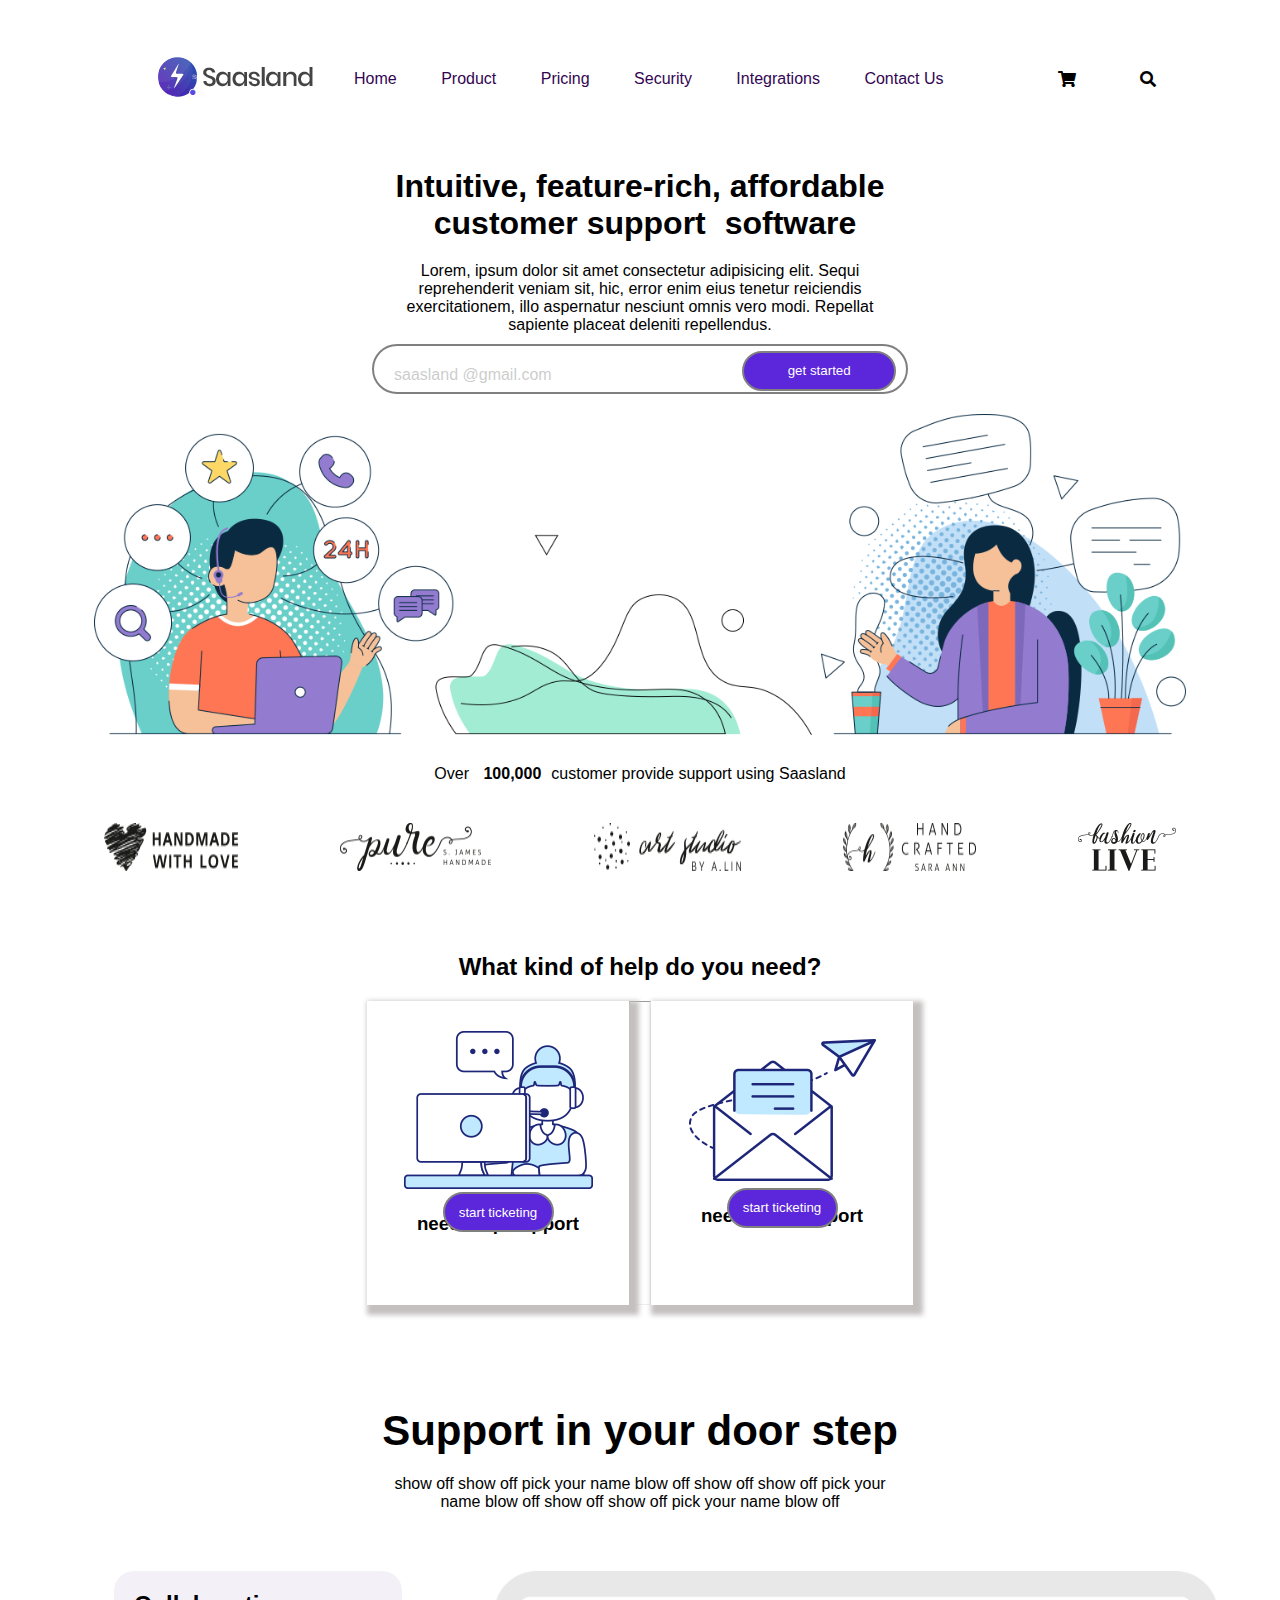
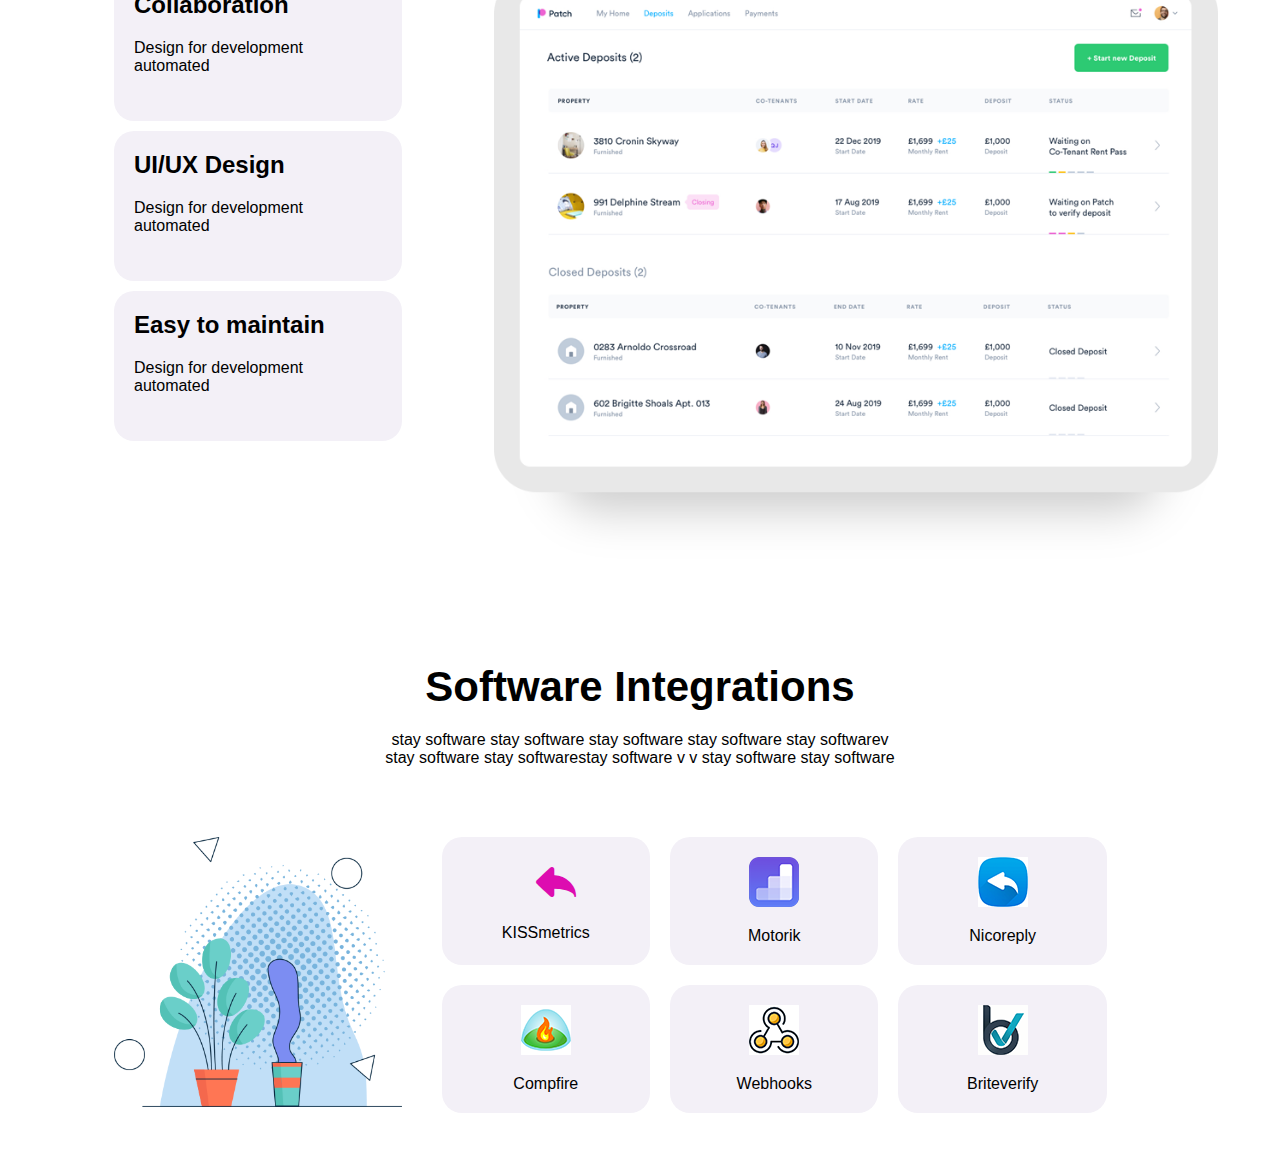
<file: index.html>
<!DOCTYPE html>
<html lang="en">
  <head>
    <meta charset="UTF-8" />
    <meta name="viewport" content="width=device-width, initial-scale=1.0" />
    <link rel="stylesheet" href="fontawesome-free-5.13.0-web/css/all.css" />
    <link rel="stylesheet" href="font/flaticon.css">
    <link rel="stylesheet" href="style.css" />
    <title>Document</title>
  </head>

  <body>
    <header class="head">
      <div class="logo">
        <img src="images/logo2.png" alt="" />
      </div>
      <div class="nav-bar">
        <nav>
          <ul>
            <li><a href="#">home</a></li>
            <li><a href="#">product</a></li>
            <li><a href="#">pricing</a></li>
            <li class="active"><a href="active">security</a></li>
            <li><a href="#">integrations</a></li>
            <li><a href="#">contact us</a></li>
          </ul>
        </nav>
      </div>
      <div class="header-icons">
        <i class="fa fa-shopping-cart"></i>
        <i class="fa fa-search"></i>
      </div>
    </header>
    <!-- hero -->
    <section class="hero">
      <div class="details">
        <h2>
          Intuitive, feature-rich, affordable
          <strong>customer support</strong> software
        </h2>
        <p>
          Lorem, ipsum dolor sit amet consectetur adipisicing elit. Sequi
          reprehenderit veniam sit, hic, error enim eius tenetur reiciendis
          exercitationem, illo aspernatur nesciunt omnis vero modi. Repellat
          sapiente placeat deleniti repellendus.
        </p>
        <div class="hero-contact">
          <p style="opacity: 0.2;">saasland @gmail.com</p>
          <button>get started</button>
        </div>
      </div>
      <div class="hero-img">
        <img src="images/banner.png" alt="" />
  
      </div>
      <div class="info">
        <p>
          Over <strong>100,000</strong>customer provide support using Saasland
        </p>
      </div>
      <div class="logos">
        <img src="images/logo_01.png" alt="" />
        <img src="images/logo_02.png" alt="" />
        <img src="images/logo_03.png" alt="" />
        <img src="images/logo_04.png" alt="" />
        <img src="images/logo_05.png" alt="" />
      </div>
    </section>

    <section class="help">
      <h2>What kind of help do you need?</h2>
      <div class="container-help">
        <article class="help-details">
          <div class="img">
           <img src="images/ticket-support.png" alt="">
            <h3>need help support</h3>

          <button id="btn">start ticketing</button>
          </div>
          
        </article>
        <hr />
        <article class="help-details">
          <div class="img">
            <img src="images/email.png" alt="">
            <h3>need help support</h3>
          <button id="btn" value="start ticketing">start ticketing</button>
          </div>
          
        </article>
       
      </div>
    </section>
    <!-- support section -->
    <section class="support">
      <div class="support-detail">
        <h2>Support in your door step</h2>
        <p>
          show off show off pick your name blow off show off show off pick your
          name blow off show off show off pick your name blow off
        </p>
      </div>

      <div class="con-support">
        <div class="col-1">
          <div class="card">
           <h2>Collaboration</h2>
           <p>Design for development automated</p>
          </div>
          <div class="card">
          <h2>UI/UX Design</h2>
          <p>Design for development automated</p>
          <p></p>
          </div>
          <div class="card">
            <h2>Easy to maintain</h2>
            <p>Design for development automated</p>
          </div>
        </div>
        <div class="col-2">
          <img src="images/tab.png" alt="" />
        </div>
      </div>
    </section>

    <section class="software">
      <div class="software-detail">
        <h2>Software Integrations</h2>
        <p>
          stay software stay software stay software stay software stay softwarev
          stay software stay softwarestay software v v stay software stay
          software
        </p>
      </div>
      <div class="con-software">
        <div class="col-3">
          <img src="images/tree.png" alt="" />
        </div>
        <div class="col-4">
          <div class="card-row">
            <i class="flaticon flaticon-reply"></i>
            <p>KISSmetrics</p>
      
          </div>
          <div class="card-row">
         <img src="images/metorik.png" alt="">
          <p>Motorik</p>
    
          </div>
          <div class="card-row">
            <img src="images/nicereply-1.png" alt="">
            <p>Nicoreply</p>
      
          </div>
          <div class="card-row">
            <img src="images/campfire.png" alt="">
          <p>Compfire</p>
    
          </div>
          <div class="card-row">
            <img src="images/webhooks.png" alt="">
          <p>Webhooks</p>
    
          </div>
          <div class="card-row">
           <img src="images/briteverify.png" alt="">
            <p>Briteverify</p>
      
          </div>
        </div>
      </div>
    </section>
  </body>
</html>
</file>
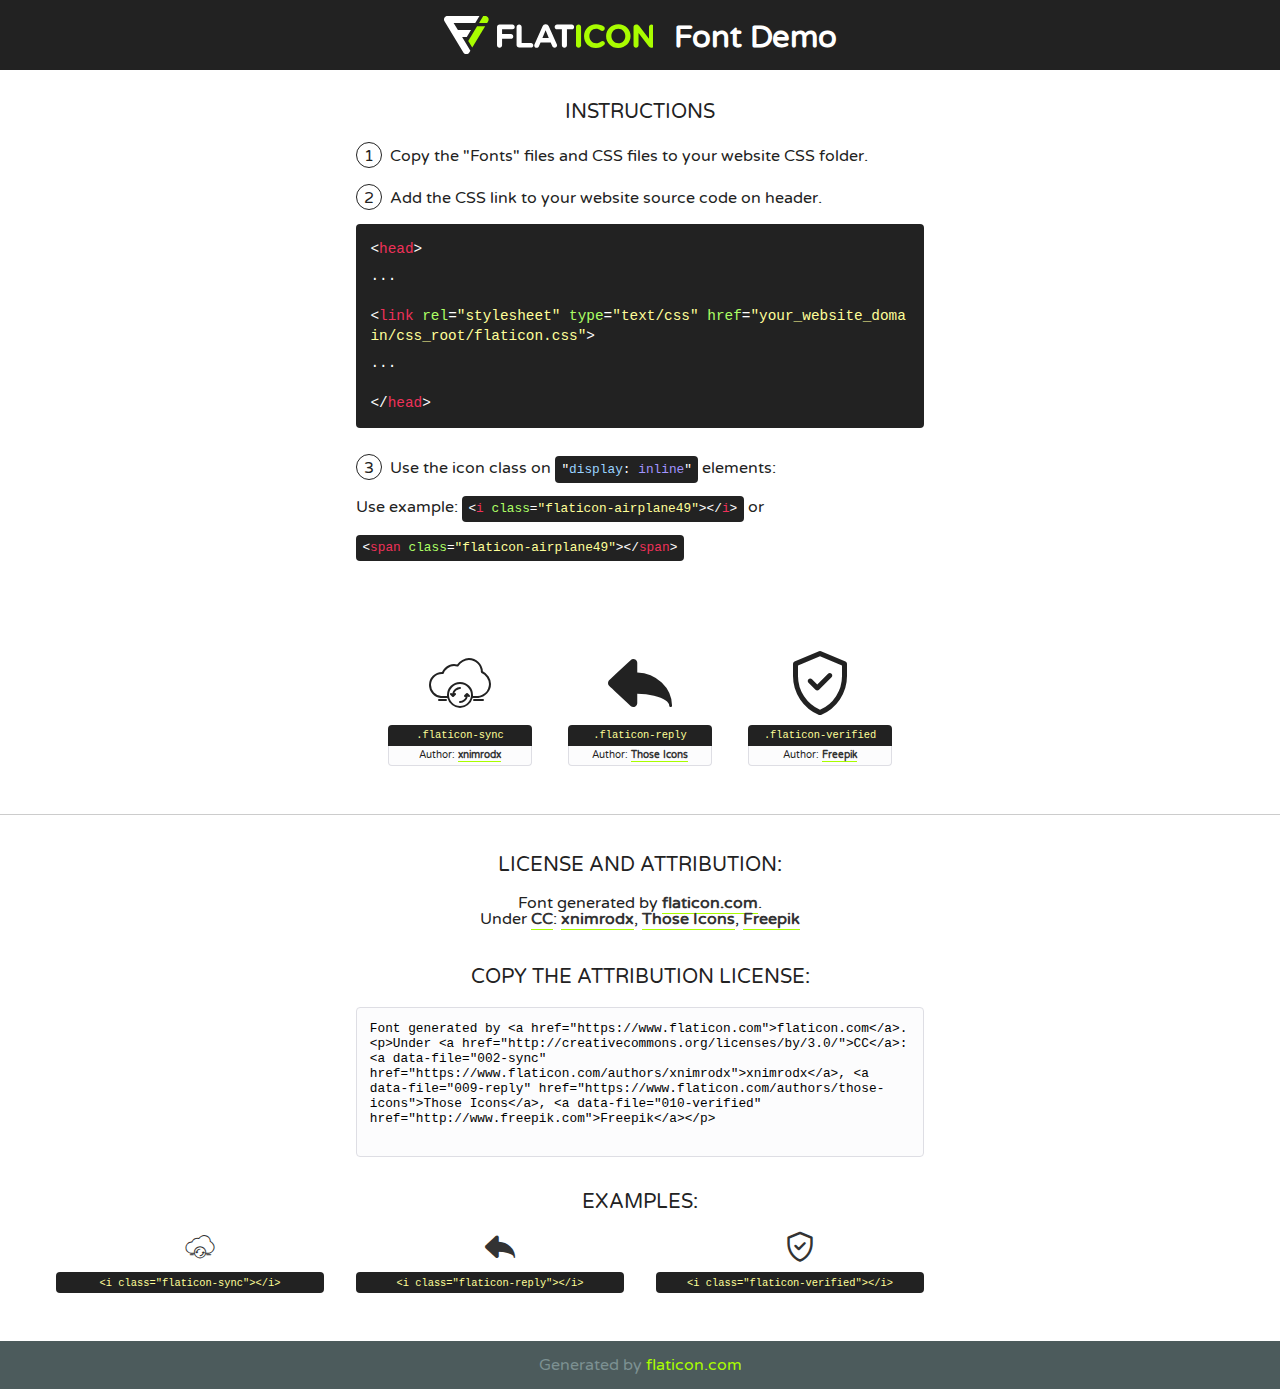
<file: font/flaticon.html>
<!DOCTYPE html>
<!--
  Flaticon icon font: Flaticon
  Creation date: 02/06/2020 16:11
-->
<html>
<!DOCTYPE html>
<html>

<head>
    <title>Flaticon WebFont</title>
    <link href="http://fonts.googleapis.com/css?family=Varela+Round" rel="stylesheet" type="text/css" />
    <link rel="stylesheet" type="text/css" href="flaticon.css">
    <meta charset="UTF-8">
    <style>
    html, body, div, span, applet, object, iframe,
    h1, h2, h3, h4, h5, h6, p, blockquote, pre,
    a, abbr, acronym, address, big, cite, code,
    del, dfn, em, img, ins, kbd, q, s, samp,
    small, strike, strong, sub, sup, tt, var,
    b, u, i, center,
    dl, dt, dd, ol, ul, li,
    fieldset, form, label, legend,
    table, caption, tbody, tfoot, thead, tr, th, td,
    article, aside, canvas, details, embed, 
    figure, figcaption, footer, header, hgroup, 
    menu, nav, output, ruby, section, summary,
    time, mark, audio, video {
        margin: 0;
        padding: 0;
        border: 0;
        font-size: 100%;
        font: inherit;
        vertical-align: baseline;
    }
    /* HTML5 display-role reset for older browsers */
    article, aside, details, figcaption, figure, 
    footer, header, hgroup, menu, nav, section {
        display: block;
    }
    body {
        line-height: 1;
    }
    ol, ul {
        list-style: none;
    }
    blockquote, q {
        quotes: none;
    }
    blockquote:before, blockquote:after,
    q:before, q:after {
        content: '';
        content: none;
    }
    table {
        border-collapse: collapse;
        border-spacing: 0;
    }
    body {
        font-family: 'Varela Round', Helvetica, Arial, sans-serif;
        font-size: 16px;
        color: #222;
    }
    a {
        color: #333;
        border-bottom: 1px solid #a9fd00;
        font-weight: bold;
        text-decoration: none;
    }
    * {
        -moz-box-sizing: border-box;
        -webkit-box-sizing: border-box;
        box-sizing: border-box;
        margin: 0;
        padding: 0;
    }
    [class^="flaticon-"]:before, [class*=" flaticon-"]:before, [class^="flaticon-"]:after, [class*=" flaticon-"]:after {
        font-family: Flaticon;
        font-size: 30px;
        font-style: normal;
        margin-left: 20px;
        color: #333;
    }
    .wrapper {
        max-width: 600px;
        margin: auto;
        padding: 0 1em;
    }
    .title {
        font-size: 1.25em;
        text-align: center;
        margin-bottom: 1em;
        text-transform: uppercase;
    }
    header {
        text-align: center;
        background-color: #222;
        color: #fff;
        padding: 1em;
    }
    header .logo {
        width: 210px;
        height: 38px;
        display: inline-block;
        vertical-align: middle;
        margin-right: 1em;
        border: none;
    }
    header strong {
        font-size: 1.95em;
        font-weight: bold;
        vertical-align: middle;
        margin-top: 5px;
        display: inline-block;
    }
    .demo {
        margin: 2em auto;
        line-height: 1.25em;
    }
    .demo ul li {
        margin-bottom: 1em;
    }
    .demo ul li .num {
        color: #222;
        border-radius: 20px;
        display: inline-block;
        width: 26px;
        padding: 3px;
        height: 26px;
        text-align: center;
        margin-right: 0.5em;
        border: 1px solid #222;
    }
    .demo ul li code {
        background-color: #222;
        border-radius: 4px;
        padding: 0.25em 0.5em;
        display: inline-block;
        color: #fff;
        font-family: Consolas,Monaco,Lucida Console,Liberation Mono,DejaVu Sans Mono,Bitstream Vera Sans Mono,Courier New, monospace;
        font-weight: lighter;
        margin-top: 1em;
        font-size: 0.8em;
        word-break: break-all;
    }
    .demo ul li code.big {
        padding: 1em;
        font-size: 0.9em;
    }
    .demo ul li code .red {
        color: #EF3159;
    }
    .demo ul li code .green {
        color: #ACFF65;
    }
    .demo ul li code .yellow {
        color: #FFFF99;
    }
    .demo ul li code .blue {
        color: #99D3FF;
    }
    .demo ul li code .purple {
        color: #A295FF;
    }
    .demo ul li code .dots {
        margin-top: 0.5em;
        display: block;
    }
    #glyphs {
        border-bottom: 1px solid #ccc;
        padding: 2em 0;
        text-align: center;
    }
    .glyph {
        display: inline-block;
        width: 9em;
        margin: 1em;
        text-align: center;
        vertical-align: top;
        background: #FFF;
    }
    .glyph .glyph-icon {
        padding: 10px;
        display: block;
        font-family:"Flaticon";
        font-size: 64px;
        line-height: 1;
    }
    .glyph .glyph-icon:before {
        font-size: 64px;
        color: #222;
        margin-left: 0;
    }
    .class-name {
        font-size: 0.65em;
        background-color: #222;
        color: #fff;
        border-radius: 4px 4px 0 0;
        padding: 0.5em;
        color: #FFFF99;
        font-family: Consolas,Monaco,Lucida Console,Liberation Mono,DejaVu Sans Mono,Bitstream Vera Sans Mono,Courier New, monospace;
    }
    .author-name {
        font-size: 0.6em;
        background-color: #fcfcfd;
        border: 1px solid #DEDEE4;
        border-top: 0;
        border-radius: 0 0 4px 4px;
        padding: 0.5em;
    }
    .class-name:last-child {
        font-size: 10px;
        color:#888;
    }
    .class-name:last-child a {
        font-size: 10px;
        color:#555;
    }
    .class-name:last-child a:hover {
        color:#a9fd00;
    }
    .glyph > input {
        display: block;
        width: 100px;
        margin: 5px auto;
        text-align: center;
        font-size: 12px;
        cursor: text;
    }
    .glyph > input.icon-input {
        font-family:"Flaticon";
        font-size: 16px;
        margin-bottom: 10px;
    }
    .attribution .title {
        margin-top: 2em;
    }
    .attribution textarea {
        background-color: #fcfcfd;
        padding: 1em;
        border: none;
        box-shadow: none;
        border: 1px solid #DEDEE4;
        border-radius: 4px;
        resize: none;
        width: 100%;
        height: 150px;
        font-size: 0.8em;
        font-family: Consolas,Monaco,Lucida Console,Liberation Mono,DejaVu Sans Mono,Bitstream Vera Sans Mono,Courier New, monospace;
        -webkit-appearance: none;
    }
    .iconsuse {
        margin: 2em auto;
        text-align: center;
        max-width: 1200px;
    }
    .iconsuse:after {
        content: '';
        display: table;
        clear: both;
    }
    .iconsuse .image {
        float: left;
        width: 25%;
        padding: 0 1em;
    }
    .iconsuse .image p {
        margin-bottom: 1em;
    }
    .iconsuse .image span {
        display: block;
        font-size: 0.65em;
        background-color: #222;
        color: #fff;
        border-radius: 4px;
        padding: 0.5em;
        color: #FFFF99;
        margin-top: 1em;
        font-family: Consolas,Monaco,Lucida Console,Liberation Mono,DejaVu Sans Mono,Bitstream Vera Sans Mono,Courier New, monospace;
    }
    #footer {
        text-align: center;
        background-color: #4C5B5C;
        color: #7c9192;
        padding: 1em;
    }
    #footer a {
        border: none;
        color: #a9fd00;
        font-weight: normal;
    }
    @media (max-width: 960px) {
        .iconsuse .image {
            width: 50%;
        }
    }
    @media (max-width: 560px) {
        .iconsuse .image {
            width: 100%;
        }
    }
    </style>
</head>

<body class="characters-off">

    <header>
        <a href="https://www.flaticon.com" target="_blank" class="logo">
            <svg version="1.1" xmlns="http://www.w3.org/2000/svg" xmlns:xlink="http://www.w3.org/1999/xlink" xmlns:a="http://ns.adobe.com/AdobeSVGViewerExtensions/3.0/" viewBox="0 0 560.875 102.036" enable-background="new 0 0 560.875 102.036" xml:space="preserve">
                <defs>
                </defs>
                <g>
                    <g class="letters">
                        <path fill="#ffffff" d="M141.596,29.675c0-3.777,2.985-6.767,6.764-6.767h34.438c3.426,0,6.15,2.728,6.15,6.15
                        c0,3.43-2.724,6.149-6.15,6.149h-27.674v13.091h23.719c3.429,0,6.151,2.724,6.151,6.15c0,3.43-2.723,6.149-6.151,6.149h-23.719
                        v17.574c0,3.773-2.986,6.761-6.764,6.761c-3.779,0-6.764-2.989-6.764-6.761V29.675z"></path>
                        <path fill="#ffffff" d="M193.844,29.149c0-3.781,2.985-6.767,6.764-6.767c3.776,0,6.763,2.985,6.763,6.767v42.957h25.039
                        c3.426,0,6.149,2.726,6.149,6.153c0,3.425-2.723,6.15-6.149,6.15h-31.802c-3.779,0-6.764-2.986-6.764-6.768V29.149z"></path>
                        <path fill="#ffffff" d="M241.891,75.71l21.438-48.407c1.492-3.341,4.215-5.357,7.906-5.357h0.792
                        c3.686,0,6.323,2.017,7.815,5.357l21.439,48.407c0.436,0.967,0.701,1.845,0.701,2.723c0,3.602-2.809,6.501-6.414,6.501
                        c-3.161,0-5.269-1.845-6.499-4.655l-4.132-9.661h-27.059l-4.301,10.102c-1.144,2.631-3.426,4.214-6.237,4.214
                        c-3.517,0-6.24-2.81-6.24-6.325C241.1,77.64,241.451,76.677,241.891,75.71z M279.932,58.666l-8.521-20.297l-8.526,20.297H279.932
                        z"></path>
                        <path fill="#ffffff" d="M314.864,35.387H301.86c-3.429,0-6.239-2.813-6.239-6.238c0-3.429,2.811-6.24,6.239-6.24h39.533
                        c3.426,0,6.237,2.811,6.237,6.24c0,3.425-2.811,6.238-6.237,6.238h-13.001v42.785c0,3.773-2.99,6.761-6.764,6.761
                        c-3.779,0-6.764-2.989-6.764-6.761V35.387z"></path>
                        <path fill="#A9FD00" d="M352.615,29.149c0-3.781,2.985-6.767,6.767-6.767c3.774,0,6.761,2.985,6.761,6.767v49.024
                        c0,3.773-2.987,6.761-6.761,6.761c-3.781,0-6.767-2.989-6.767-6.761V29.149z"></path>
                        <path fill="#A9FD00" d="M374.132,53.836v-0.179c0-17.481,13.178-31.801,32.065-31.801c9.22,0,15.459,2.458,20.557,6.238
                        c1.402,1.054,2.637,2.985,2.637,5.357c0,3.692-2.985,6.59-6.681,6.59c-1.845,0-3.071-0.702-4.044-1.319
                        c-3.776-2.813-7.729-4.393-12.562-4.393c-10.364,0-17.831,8.611-17.831,19.154v0.173c0,10.542,7.291,19.329,17.831,19.329
                        c5.715,0,9.492-1.756,13.359-4.834c1.049-0.874,2.458-1.491,4.039-1.491c3.429,0,6.325,2.813,6.325,6.236
                        c0,2.106-1.056,3.78-2.282,4.834c-5.539,4.834-12.036,7.733-21.878,7.733C387.572,85.464,374.132,71.493,374.132,53.836z"></path>
                        <path fill="#A9FD00" d="M433.009,53.836v-0.179c0-17.481,13.79-31.801,32.766-31.801c18.981,0,32.592,14.143,32.592,31.628v0.173
                        c0,17.483-13.785,31.807-32.769,31.807C446.625,85.464,433.009,71.32,433.009,53.836z M484.224,53.836v-0.179
                        c0-10.539-7.725-19.326-18.626-19.326c-10.893,0-18.449,8.611-18.449,19.154v0.173c0,10.542,7.73,19.329,18.626,19.329
                        C476.676,72.986,484.224,64.378,484.224,53.836z"></path>
                        <path fill="#A9FD00" d="M506.233,29.321c0-3.774,2.99-6.763,6.767-6.763h1.401c3.252,0,5.183,1.583,7.029,3.953l26.093,34.265
                        V29.059c0-3.692,2.99-6.677,6.681-6.677c3.683,0,6.671,2.985,6.671,6.677v48.934c0,3.78-2.987,6.765-6.764,6.765h-0.436
                        c-3.257,0-5.188-1.581-7.034-3.953l-27.056-35.492v32.944c0,3.687-2.985,6.676-6.678,6.676c-3.683,0-6.673-2.989-6.673-6.676
                        V29.321z"></path>
                    </g>
                    <g class="insignia">
                        <path fill="#ffffff" d="M48.372,56.137h12.517l11.156-18.537H37.186L25.688,18.539h57.825L94.668,0H9.271
                        C5.925,0,2.842,1.801,1.198,4.716c-1.644,2.907-1.593,6.482,0.134,9.343l50.38,83.501c1.678,2.781,4.689,4.476,7.938,4.476
                        c3.246,0,6.257-1.695,7.935-4.476l2.898-4.804L48.372,56.137z"></path>
                        <g class="i">
                            <path fill="#A9FD00" d="M93.575,18.539h0.031v0.004l21.652,0.004l2.705-4.488c1.727-2.861,1.778-6.436,0.133-9.343
                            C116.454,1.801,113.371,0,110.026,0h-5.294L93.575,18.539z"></path>
                            <polygon fill="#A9FD00" points="88.291,27.356 64.725,66.486 75.519,84.404 109.942,27.356"></polygon>
                        </g>
                    </g>
                </g>
            </svg>
        </a>
        <strong>Font Demo</strong>
    </header>


    <section class="demo wrapper">

        <p class="title">Instructions</p>

        <ul>
            <li>
                <span class="num">1</span>Copy the "Fonts" files and CSS files to your website CSS folder.
            </li>
            <li>
                <span class="num">2</span>Add the CSS link to your website source code on header.
                <code class="big">
                    &lt;<span class="red">head</span>&gt;
                    <br/><span class="dots">...</span>
                    <br/>&lt;<span class="red">link</span> <span class="green">rel</span>=<span class="yellow">"stylesheet"</span> <span class="green">type</span>=<span class="yellow">"text/css"</span> <span class="green">href</span>=<span class="yellow">"your_website_domain/css_root/flaticon.css"</span>&gt;
                    <br/><span class="dots">...</span>
                    <br/>&lt;/<span class="red">head</span>&gt;
                </code>
            </li>

            <li>
                <p>
                    <span class="num">3</span>Use the icon class on <code>"<span class="blue">display</span>:<span class="purple"> inline</span>"</code> elements:
                    <br />
                    Use example: <code>&lt;<span class="red">i</span> <span class="green">class</span>=<span class="yellow">&quot;flaticon-airplane49&quot;</span>&gt;&lt;/<span class="red">i</span>&gt;</code> or <code>&lt;<span class="red">span</span> <span class="green">class</span>=<span class="yellow">&quot;flaticon-airplane49&quot;</span>&gt;&lt;/<span class="red">span</span>&gt;</code>
            </li>
        </ul>

    </section>




   <section id="glyphs">          
    
      
        <div class="glyph"><div class="glyph-icon flaticon-sync"></div>
            <div class="class-name">.flaticon-sync</div>
            <div class="author-name">Author: <a data-file="002-sync" href="https://www.flaticon.com/authors/xnimrodx">xnimrodx</a> </div> 
        </div>        
        
        <div class="glyph"><div class="glyph-icon flaticon-reply"></div>
            <div class="class-name">.flaticon-reply</div>
            <div class="author-name">Author: <a data-file="009-reply" href="https://www.flaticon.com/authors/those-icons">Those Icons</a> </div> 
        </div>        
        
        <div class="glyph"><div class="glyph-icon flaticon-verified"></div>
            <div class="class-name">.flaticon-verified</div>
            <div class="author-name">Author: <a data-file="010-verified" href="http://www.freepik.com">Freepik</a> </div> 
        </div>        
        

    </section>



    <section class="attribution wrapper"   style="text-align:center;">

      <div class="title">License and attribution:</div><div class="attrDiv">Font generated by <a href="https://www.flaticon.com">flaticon.com</a>. <div><p>Under <a href="http://creativecommons.org/licenses/by/3.0/">CC</a>: <a data-file="002-sync" href="https://www.flaticon.com/authors/xnimrodx">xnimrodx</a>, <a data-file="009-reply" href="https://www.flaticon.com/authors/those-icons">Those Icons</a>, <a data-file="010-verified" href="http://www.freepik.com">Freepik</a></p>  </div>
      </div>
      <div class="title">Copy the Attribution License:</div>

    <textarea onclick="this.focus();this.select();">Font generated by &lt;a href=&quot;https://www.flaticon.com&quot;&gt;flaticon.com&lt;/a&gt;. <p>Under <a href="http://creativecommons.org/licenses/by/3.0/">CC</a>: <a data-file="002-sync" href="https://www.flaticon.com/authors/xnimrodx">xnimrodx</a>, <a data-file="009-reply" href="https://www.flaticon.com/authors/those-icons">Those Icons</a>, <a data-file="010-verified" href="http://www.freepik.com">Freepik</a></p>  
     </textarea>

    </section>

    <section class="iconsuse">

          <div class="title">Examples:</div>            
             
            <div class="image">
                <p>
                    <i class="glyph-icon flaticon-sync"></i> 
                    <span>&lt;i class=&quot;flaticon-sync&quot;&gt;&lt;/i&gt;</span>
                </p>
            </div>
            
            <div class="image">
                <p>
                    <i class="glyph-icon flaticon-reply"></i> 
                    <span>&lt;i class=&quot;flaticon-reply&quot;&gt;&lt;/i&gt;</span>
                </p>
            </div>
            
            <div class="image">
                <p>
                    <i class="glyph-icon flaticon-verified"></i> 
                    <span>&lt;i class=&quot;flaticon-verified&quot;&gt;&lt;/i&gt;</span>
                </p>
            </div>
                       
        </div>
                            
    </section>

<div id="footer">
    <div>Generated by <a href="https://www.flaticon.com">flaticon.com</a>
    </div>
</div>



</body>
</html>
</file>
<file: font/flaticon.css>
/*
  	Flaticon icon font: Flaticon
  	Creation date: 02/06/2020 16:11
  	*/

@font-face {
  font-family: "Flaticon";
  src: url("./Flaticon.eot");
  src: url("./Flaticon.eot?#iefix") format("embedded-opentype"),
       url("./Flaticon.woff2") format("woff2"),
       url("./Flaticon.woff") format("woff"),
       url("./Flaticon.ttf") format("truetype"),
       url("./Flaticon.svg#Flaticon") format("svg");
  font-weight: normal;
  font-style: normal;
}

@media screen and (-webkit-min-device-pixel-ratio:0) {
  @font-face {
    font-family: "Flaticon";
    src: url("./Flaticon.svg#Flaticon") format("svg");
  }
}

[class^="flaticon-"]:before, [class*=" flaticon-"]:before,
[class^="flaticon-"]:after, [class*=" flaticon-"]:after {   
  font-family: Flaticon;
        font-size: 40px;
font-style: normal;
margin-left: 20px;
color: rgb(221, 12, 176);
}

.flaticon-sync:before { content: "\f100"; }
.flaticon-reply:before { content: "\f101"; }
.flaticon-verified:before { content: "\f102"; }
</file>
<file: style.css>
* {
  box-sizing: border-box;
  padding: 10px;
  margin: 0;
  font-family: "Open Sans", sans-serif;
}
body {
  font-family: "Open Sans", sans-serif;
  width: 90vw;
  max-width: 90vw;
  margin: 0 auto;
}

.head {
  display: flex;
  justify-content: space-between;
  align-items: center;
}

.logo img {
  width: 100%;
  height: auto;
  position: relative;
  left: 30%;
}

.nav-bar {
  display: block;
}

.nav-bar nav {
  display: inline-block;
}

.nav-bar ul {
  display: inline-block;
}

.nav-bar ul li {
  display: inline-block;
}

.nav-bar a {
  text-decoration: none;
  text-transform: capitalize;
  padding: 5px;
  margin: 5px;
  color: rgb(51, 5, 82);
}
.active{
  color: rgb(150, 25, 150);
}
.nav-bar ul li a:hover {
  color: rgb(150, 25, 150);
}
nav-bar ul li a:active {
  color: rgb(150, 25, 150);
}

.header-icons {
  display: block;
}

.header-icons i {
  margin: 20px;
}
@media screen and (max-width: 600px) {
  .head {
    display: inline-block;
  }
}

/* hero section */

.hero {
  display: flex;
  flex-direction: column;
  align-items: center;
  justify-content: center;
  align-content: center;
  margin-bottom: 30px;
  background-color: rgb(255, 255, 255);
}

.details {
  display: flex;
  flex-direction: column;
  justify-items: center;
  align-content: center;
  text-align: center;
  justify-content: center;
  word-wrap: break-word;
  width: 50%;
}

.details h2 {
  font-weight: bold;
  font-size: 32px;
}

.hero-contact {
 
  width: 100%;
  border-radius: 50px;
  height: 50px;
  border: 2px solid grey;
  display: flex;
  text-align: center;
  justify-content: space-between;
  align-content: center;
  
}

.hero-contact button {
  text-align: center;
  height: 40px;
  border-radius: 40px;
  background-color: rgb(92, 38, 219);
  color: white;
  width: 30%;
  border: 2px solid grey;
  position: relative;
  bottom: 20%;
}

.hero-img {
  display: flex;
  flex-direction: row;
  width: 100%;
}

.hero-img img {
  width: 100%;
  height: 30%;
  padding: 0;
  margin: 0;
}

.info {
  text-align: center;
}
.logos{
  display: flex;
  justify-self: space-between;
  align-content: space-between;
  justify-content: space-between;
  width: 100%;
}
@media screen and (max-width: 480px) {
  .hero {
    display: block;
    width: 100%;
    text-align: center;
  }
  .details {
    width: 100%;
  }
  .hero-contact {
    text-align: center;
  }
}

/* help section */

.help {
  margin: 20px;
  border: 2px solid white;
}

.help h2 {
  text-align: center;
}

.container-help {
  display: flex;
  justify-content: center;
  align-content: center;
}

.help-details {
  display: flex;
  flex-direction: column;
  justify-content: space-evenly;
  align-content: space-between;
  padding: 10px;
  text-align: center;
  width: 25%;
  position: relative;
  box-shadow: 5px 5px 5px 5px rgb(197, 192, 192);
 
}

.img {
  display: inline-block;
  text-align: center;
}

#btn {
  text-align: center;
  height: 40px;
  border-radius: 40px;
  background-color: rgb(92, 38, 219);
  color: white;
  width: 50%;
  border: 2px solid grey;
  position: relative;
  bottom: 20%;
}

@media screen and (max-width: 480px) {
  .container-help {
    display: flex;
    flex-direction: column;
    justify-content: center;
    align-content: center;
  }
  .hero-contact button {
    width: 80%;
    position: relative;
    right: 10%;
    font-size: 10px;
  }
}

/* support */

.support {
  display: flex;
  flex-direction: column;
  align-items: center;
  background-color: rgb(255, 255, 255);
  padding-top: 30px;
}

.support-detail {
  display: block;
  width: 50%;
  text-align: center;
  padding: 10px;
  margin: 10px;
}

.support-detail h2 {
  font-size: 42px;
}

.con-support {
  display: flex;
  justify-content: space-between;
  align-content: space-between;
}

.col-1 {
  flex: 0 0 30%;
}

.col-2 {
  flex: 0 0 70%;
  align-self: center;
}

.col-2 img {
  width: 100%;
  height: auto;
  position: relative;
  left: 7%;
}

.card {
  display: flex;
  flex-direction: column;
  margin: 10px;
  border-radius: 20px;
  background-color: rgb(243, 240, 247);
  padding: 10px;
  height: 150px;
}

.card:hover {
  transform: scale(1.02);
  transition: ease-in-out;
  box-shadow: 5px 5px 5px 5px rgb(180, 174, 174);
}
@media screen and (max-width: 480px) {
  .support-detail {
    display: block;
    width: 100%;
    margin-bottom: 10px;
  }
  .con-support {
    display: flex;
    flex-direction: column-reverse;
  }
}
/* integrations */
.software {
  display: flex;
  flex-direction: column;
  align-items: center;
  width: 100%;
  padding-top: 30px;
}
.software-detail {
  display: block;
  width: 50%;
  text-align: center;
  padding: 10px;
  margin: 10px;
  margin-bottom: 20px;
}
.software-detail h2 {
  font-size: 42px;
  font-weight: bolder;
}

.con-software {
  display: flex;
  justify-content: space-between;
  align-content: space-between;
}
.col-3 {
  flex: 0 0 30%;
}
.col-3 img {
  width: 100%;
  height: auto;
}
.col-4 {
  flex: 0 0 70%;
  display: flex;
  flex-wrap: wrap;
}
.card-row {
  flex: 0 0 28%;
  margin: 10px;
  border-radius: 20px;
  background-color: rgb(243, 240, 247);
  padding: 10px;
  display: flex;
  justify-content: center;
  align-content: center;
  flex-direction: column;
  justify-items: center;
  align-items: center;
}
@media screen and (max-width: 480px) {
  .con-software {
    display: flex;
    flex-direction: column;
    justify-content: space-between;
    align-content: space-between;
  }
  .col-4 {
    display: flex;
    flex-direction: column;
  }
  .software-detail {
    display: block;
    width: 100%;
    text-align: center;
    margin-bottom: 10px;
  }
}
</file>
